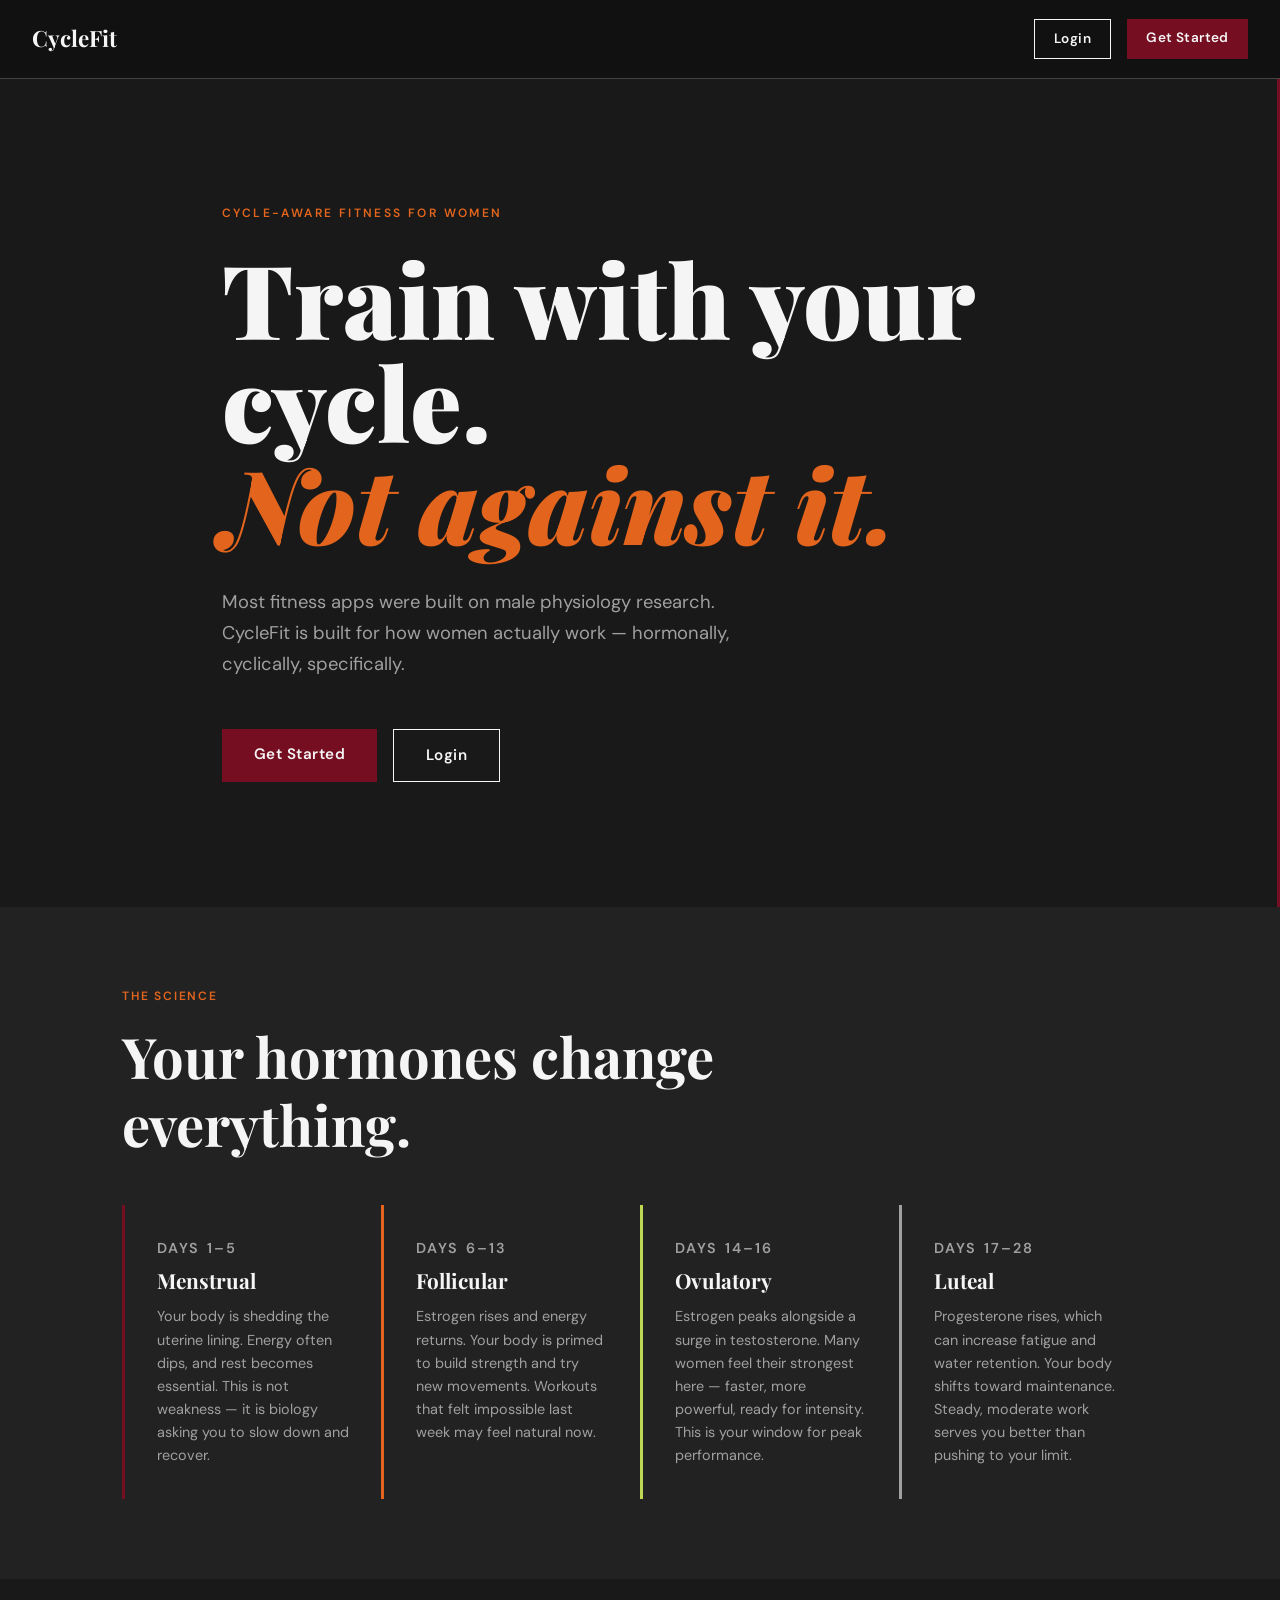
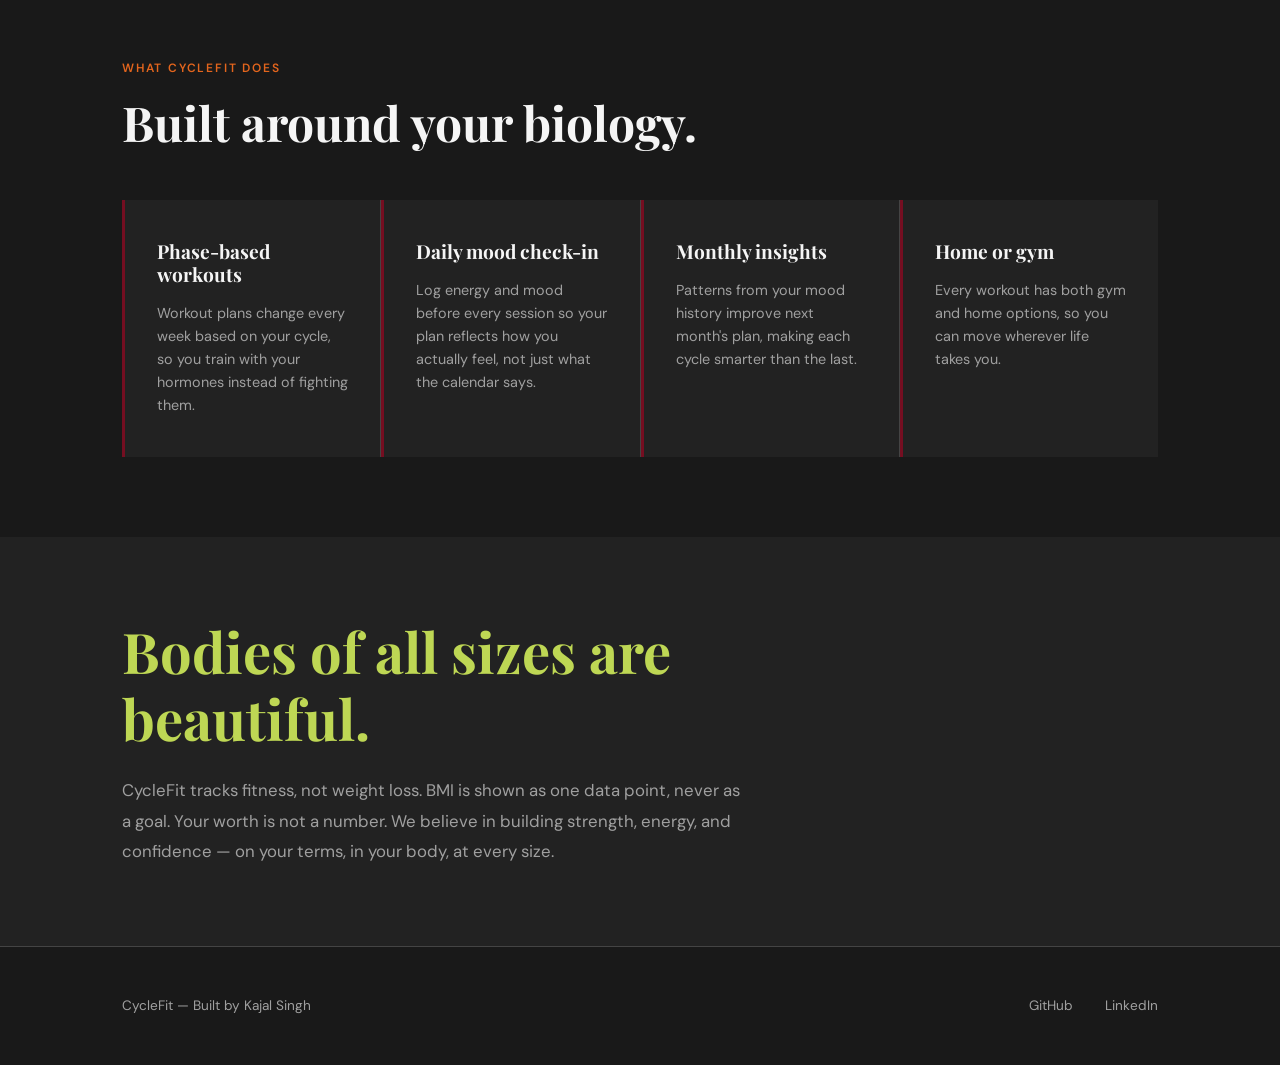
<file: projects/CycleFit/cyclefit_v4/cyclefit/index.html>
<!DOCTYPE html>
<html lang="en" data-theme="dark">
<head>
  <meta charset="UTF-8">
  <meta name="viewport" content="width=device-width, initial-scale=1.0">
  <title>CycleFit</title>
  <link rel="stylesheet" href="style.css">
  <style>
    /* HERO */
    .hero {
      min-height: 92vh;
      display: flex;
      flex-direction: column;
      justify-content: center;
      padding: 0 2rem;
      max-width: 900px;
      margin: 0 auto;
    }

    .hero-eyebrow {
      font-size: 0.75rem;
      font-weight: 600;
      letter-spacing: 0.2em;
      color: var(--accent-orange);
      text-transform: uppercase;
      margin-bottom: 1.5rem;
    }

    .hero h1 {
      font-size: clamp(3rem, 8vw, 6.5rem);
      font-weight: 900;
      line-height: 1.0;
      margin-bottom: 2rem;
      color: var(--text);
    }

    .hero h1 em {
      font-style: italic;
      color: var(--accent-orange);
    }

    .hero-sub {
      font-size: 1.15rem;
      color: var(--subtext);
      max-width: 560px;
      margin-bottom: 3rem;
      line-height: 1.7;
    }

    .hero-buttons {
      display: flex;
      gap: 1rem;
      flex-wrap: wrap;
    }

    .hero-line {
      position: absolute;
      right: 0;
      top: 0;
      width: 3px;
      height: 100vh;
      background: var(--accent-red);
    }

    /* SECTIONS */
    .why-section {
      background: var(--bg-card);
      padding: 5rem 2rem;
    }

    .why-section .container h2 {
      font-size: clamp(2rem, 5vw, 3.5rem);
      margin-bottom: 3rem;
      max-width: 600px;
    }

    .phase-grid {
      display: grid;
      grid-template-columns: repeat(auto-fit, minmax(240px, 1fr));
      gap: 0;
    }

    .phase-item {
      padding: 2rem;
      border-left: 3px solid var(--border);
      transition: border-color 0.2s ease, transform 0.2s ease;
    }

    .phase-item:hover {
      border-left-color: var(--accent-orange);
      transform: translateY(-3px);
    }

    .phase-item:first-child { border-left-color: var(--accent-red); }
    .phase-item:nth-child(2) { border-left-color: var(--accent-orange); }
    .phase-item:nth-child(3) { border-left-color: var(--accent-green); }
    .phase-item:nth-child(4) { border-left-color: var(--subtext); }

    .phase-name {
      font-size: 0.7rem;
      font-weight: 600;
      letter-spacing: 0.15em;
      text-transform: uppercase;
      color: var(--subtext);
      margin-bottom: 0.5rem;
    }

    .phase-item h3 {
      font-size: 1.3rem;
      margin-bottom: 0.8rem;
    }

    .phase-item p {
      font-size: 0.9rem;
      color: var(--subtext);
      line-height: 1.6;
    }

    /* FEATURES */
    .features-section {
      padding: 5rem 2rem;
    }

    .features-section h2 {
      font-size: clamp(2rem, 5vw, 3rem);
      margin-bottom: 3rem;
    }

    .features-grid {
      display: grid;
      grid-template-columns: repeat(auto-fit, minmax(240px, 1fr));
      gap: 1px;
      background: var(--border);
    }

    .feature-card {
      background: var(--bg-card);
      padding: 2.5rem 2rem;
      border-left: 3px solid var(--accent-red);
      transition: transform 0.2s ease;
    }

    .feature-card:hover {
      transform: translateY(-3px);
    }

    .feature-card h3 {
      font-size: 1.2rem;
      margin-bottom: 1rem;
    }

    .feature-card p {
      font-size: 0.9rem;
      color: var(--subtext);
      line-height: 1.6;
    }

    /* BODY IMAGE */
    .body-section {
      padding: 5rem 2rem;
      background: var(--bg-card);
    }

    .body-section h2 {
      font-size: clamp(2rem, 5vw, 3.5rem);
      color: var(--accent-green);
      margin-bottom: 1.5rem;
      max-width: 700px;
    }

    .body-section p {
      font-size: 1.05rem;
      color: var(--subtext);
      max-width: 620px;
      line-height: 1.8;
    }

    /* FOOTER */
    footer {
      padding: 3rem 2rem;
      border-top: 1px solid var(--border);
      display: flex;
      justify-content: space-between;
      align-items: center;
      flex-wrap: wrap;
      gap: 1rem;
    }

    .footer-text {
      font-size: 0.85rem;
      color: var(--subtext);
    }

    .footer-links {
      display: flex;
      gap: 2rem;
    }

    .footer-links a {
      font-size: 0.85rem;
      color: var(--subtext);
      transition: color 0.2s ease;
    }

    .footer-links a:hover {
      color: var(--text);
      text-decoration: none;
    }

    @media (max-width: 600px) {
      .hero-buttons { flex-direction: column; }
      footer { flex-direction: column; text-align: center; }
    }
  </style>
</head>
<body>

  <nav>
    <a href="index.html" class="nav-logo">CycleFit</a>
    <div style="display:flex; gap:1rem;">
      <a href="login.html" class="btn btn-outline" style="padding:0.5rem 1.2rem; font-size:0.85rem;">Login</a>
      <a href="signup.html" class="btn btn-primary" style="padding:0.5rem 1.2rem; font-size:0.85rem;">Get Started</a>
    </div>
  </nav>

  <section style="position:relative; overflow:hidden;">
    <div class="hero">
      <p class="hero-eyebrow">Cycle-aware fitness for women</p>
      <h1>Train with your cycle.<br><em>Not against it.</em></h1>
      <p class="hero-sub">Most fitness apps were built on male physiology research. CycleFit is built for how women actually work — hormonally, cyclically, specifically.</p>
      <div class="hero-buttons">
        <a href="signup.html" class="btn btn-primary">Get Started</a>
        <a href="login.html" class="btn btn-outline">Login</a>
      </div>
    </div>
    <div class="hero-line"></div>
  </section>

  <section class="why-section">
    <div class="container">
      <p class="section-label">The science</p>
      <h2>Your hormones change everything.</h2>
      <div class="phase-grid">
        <div class="phase-item">
          <p class="phase-name">Days 1–5</p>
          <h3>Menstrual</h3>
          <p>Your body is shedding the uterine lining. Energy often dips, and rest becomes essential. This is not weakness — it is biology asking you to slow down and recover.</p>
        </div>
        <div class="phase-item">
          <p class="phase-name">Days 6–13</p>
          <h3>Follicular</h3>
          <p>Estrogen rises and energy returns. Your body is primed to build strength and try new movements. Workouts that felt impossible last week may feel natural now.</p>
        </div>
        <div class="phase-item">
          <p class="phase-name">Days 14–16</p>
          <h3>Ovulatory</h3>
          <p>Estrogen peaks alongside a surge in testosterone. Many women feel their strongest here — faster, more powerful, ready for intensity. This is your window for peak performance.</p>
        </div>
        <div class="phase-item">
          <p class="phase-name">Days 17–28</p>
          <h3>Luteal</h3>
          <p>Progesterone rises, which can increase fatigue and water retention. Your body shifts toward maintenance. Steady, moderate work serves you better than pushing to your limit.</p>
        </div>
      </div>
    </div>
  </section>

  <section class="features-section">
    <div class="container">
      <p class="section-label">What CycleFit does</p>
      <h2>Built around your biology.</h2>
      <div class="features-grid">
        <div class="feature-card">
          <h3>Phase-based workouts</h3>
          <p>Workout plans change every week based on your cycle, so you train with your hormones instead of fighting them.</p>
        </div>
        <div class="feature-card">
          <h3>Daily mood check-in</h3>
          <p>Log energy and mood before every session so your plan reflects how you actually feel, not just what the calendar says.</p>
        </div>
        <div class="feature-card">
          <h3>Monthly insights</h3>
          <p>Patterns from your mood history improve next month's plan, making each cycle smarter than the last.</p>
        </div>
        <div class="feature-card">
          <h3>Home or gym</h3>
          <p>Every workout has both gym and home options, so you can move wherever life takes you.</p>
        </div>
      </div>
    </div>
  </section>

  <section class="body-section">
    <div class="container">
      <h2>Bodies of all sizes are beautiful.</h2>
      <p>CycleFit tracks fitness, not weight loss. BMI is shown as one data point, never as a goal. Your worth is not a number. We believe in building strength, energy, and confidence — on your terms, in your body, at every size.</p>
    </div>
  </section>

  <footer>
    <div class="container" style="display:flex; justify-content:space-between; align-items:center; flex-wrap:wrap; gap:1rem; width:100%;">
      <p class="footer-text">CycleFit — Built by Kajal Singh</p>
      <div class="footer-links">
        <a href="#">GitHub</a>
        <a href="#">LinkedIn</a>
      </div>
    </div>
  </footer>

</body>
</html>
</file>
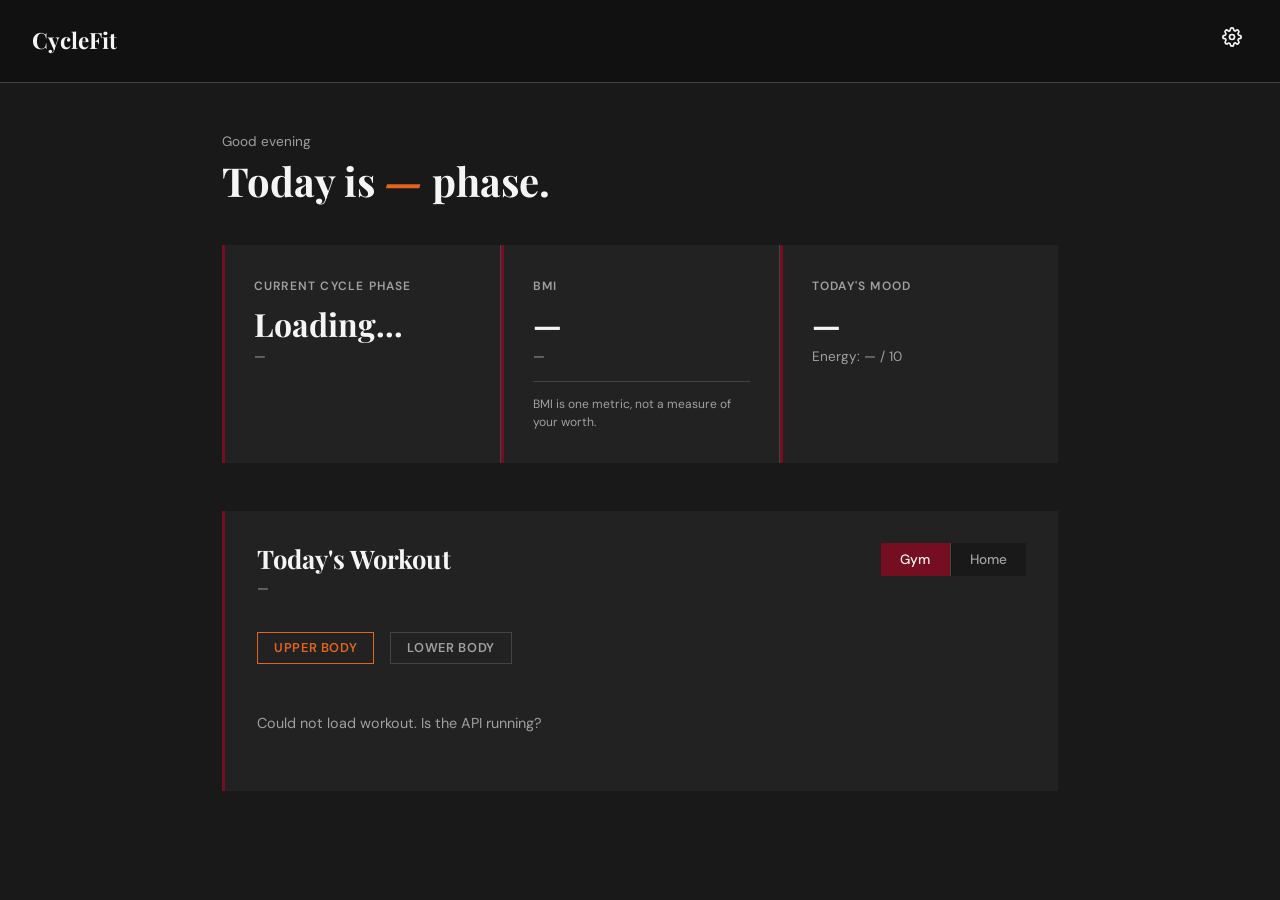
<file: projects/CycleFit/cyclefit_v4/cyclefit/dashboard.html>
<!DOCTYPE html>
<html lang="en" data-theme="dark">
<head>
  <meta charset="UTF-8">
  <meta name="viewport" content="width=device-width, initial-scale=1.0">
  <title>Dashboard — CycleFit</title>
  <link rel="stylesheet" href="style.css">
  <script src="api.js"></script>
  <style>
    .dashboard-page { max-width: 900px; margin: 0 auto; padding: 3rem 2rem; }
    .dashboard-header { margin-bottom: 2.5rem; }
    .greeting { font-size: 0.85rem; color: var(--subtext); margin-bottom: 0.3rem; }
    .dashboard-header h1 { font-size: clamp(1.8rem, 4vw, 2.5rem); }
    .dashboard-header h1 span { color: var(--accent-orange); font-style: italic; }
    .stats-grid {
      display: grid;
      grid-template-columns: repeat(3, 1fr);
      gap: 1px;
      background: var(--border);
      margin-bottom: 3rem;
    }
    .stat-card {
      background: var(--bg-card);
      padding: 2rem 1.8rem;
      border-left: 3px solid var(--accent-red);
      transition: transform 0.2s ease;
    }
    .stat-card:hover { transform: translateY(-3px); }
    .stat-value {
      font-family: 'Playfair Display', serif;
      font-size: 2rem;
      font-weight: 700;
      line-height: 1.1;
      margin-bottom: 0.3rem;
    }
    .stat-sub { font-size: 0.85rem; color: var(--subtext); }
    .stat-note {
      font-size: 0.75rem;
      color: var(--subtext);
      margin-top: 0.8rem;
      line-height: 1.5;
      border-top: 1px solid var(--border);
      padding-top: 0.8rem;
    }
    .phase-menstrual { color: #750E21; }
    .phase-follicular { color: #E3651D; }
    .phase-ovulatory { color: #BED754; }
    .phase-luteal { color: #A0A0A0; }
    .workout-section {
      background: var(--bg-card);
      border-left: 3px solid var(--accent-red);
      padding: 2rem 2rem 2.5rem;
    }
    .workout-header {
      display: flex;
      justify-content: space-between;
      align-items: flex-start;
      margin-bottom: 2rem;
      flex-wrap: wrap;
      gap: 1rem;
    }
    .workout-header h2 { font-size: 1.6rem; }
    .workout-meta { font-size: 0.85rem; color: var(--subtext); margin-top: 0.3rem; }
    .equipment-toggle { display: flex; gap: 1px; background: var(--border); }
    .toggle-btn {
      padding: 0.5rem 1.2rem;
      background: var(--bg);
      color: var(--subtext);
      border: none;
      cursor: pointer;
      font-family: 'DM Sans', sans-serif;
      font-size: 0.85rem;
      font-weight: 500;
      transition: background 0.2s ease, color 0.2s ease;
    }
    .toggle-btn.active { background: var(--accent-red); color: #F5F5F5; }
    .toggle-btn:hover:not(.active) { background: var(--bg-input); color: var(--text); }
    .body-toggle { display: flex; gap: 1rem; margin-bottom: 2rem; }
    .body-btn {
      padding: 0.4rem 1rem;
      background: transparent;
      color: var(--subtext);
      border: 1.5px solid var(--border);
      cursor: pointer;
      font-family: 'DM Sans', sans-serif;
      font-size: 0.8rem;
      font-weight: 600;
      letter-spacing: 0.05em;
      text-transform: uppercase;
      transition: all 0.2s ease;
    }
    .body-btn.active { border-color: var(--accent-orange); color: var(--accent-orange); }
    .low-energy-banner {
      border: 1.5px solid var(--accent-orange);
      padding: 1rem 1.2rem;
      margin-bottom: 1.5rem;
      font-size: 0.85rem;
      color: var(--accent-orange);
      display: none;
    }
    .exercise-list { list-style: none; padding: 0; }
    .exercise-item {
      display: flex;
      align-items: flex-start;
      gap: 1rem;
      padding: 1rem 0;
      border-bottom: 1px solid var(--border);
      cursor: pointer;
    }
    .exercise-item:last-child { border-bottom: none; }
    .exercise-check {
      width: 18px;
      height: 18px;
      border: 1.5px solid var(--border);
      flex-shrink: 0;
      margin-top: 2px;
      display: flex;
      align-items: center;
      justify-content: center;
      transition: background 0.2s ease, border-color 0.2s ease;
    }
    .exercise-check.checked { background: var(--accent-red); border-color: var(--accent-red); }
    .exercise-check.checked::after {
      content: '';
      width: 8px;
      height: 5px;
      border-left: 2px solid white;
      border-bottom: 2px solid white;
      transform: rotate(-45deg) translateY(-1px);
      display: block;
    }
    .exercise-text { font-size: 0.95rem; line-height: 1.5; color: var(--text); transition: color 0.2s ease; }
    .exercise-item.done .exercise-text { color: var(--subtext); }
    .loading { color: var(--subtext); font-size: 0.9rem; padding: 1rem 0; }
    @media (max-width: 700px) { .stats-grid { grid-template-columns: 1fr; } }
  </style>
</head>
<body>
  <nav>
    <a href="index.html" class="nav-logo">CycleFit</a>
    <a href="settings.html" class="nav-icon" title="Settings">
      <svg width="20" height="20" viewBox="0 0 24 24" fill="none" stroke="currentColor" stroke-width="2">
        <circle cx="12" cy="12" r="3"/>
        <path d="M19.4 15a1.65 1.65 0 0 0 .33 1.82l.06.06a2 2 0 0 1-2.83 2.83l-.06-.06a1.65 1.65 0 0 0-1.82-.33 1.65 1.65 0 0 0-1 1.51V21a2 2 0 0 1-4 0v-.09A1.65 1.65 0 0 0 9 19.4a1.65 1.65 0 0 0-1.82.33l-.06-.06a2 2 0 0 1-2.83-2.83l.06-.06A1.65 1.65 0 0 0 4.68 15a1.65 1.65 0 0 0-1.51-1H3a2 2 0 0 1 0-4h.09A1.65 1.65 0 0 0 4.6 9a1.65 1.65 0 0 0-.33-1.82l-.06-.06a2 2 0 0 1 2.83-2.83l.06.06A1.65 1.65 0 0 0 9 4.68a1.65 1.65 0 0 0 1-1.51V3a2 2 0 0 1 4 0v.09a1.65 1.65 0 0 0 1 1.51 1.65 1.65 0 0 0 1.82-.33l.06-.06a2 2 0 0 1 2.83 2.83l-.06.06A1.65 1.65 0 0 0 19.4 9a1.65 1.65 0 0 0 1.51 1H21a2 2 0 0 1 0 4h-.09a1.65 1.65 0 0 0-1.51 1z"/>
      </svg>
    </a>
  </nav>

  <div class="dashboard-page">
    <div class="dashboard-header">
      <p class="greeting" id="greeting">Good morning</p>
      <h1>Today is <span id="phase-display">—</span> phase.</h1>
    </div>

    <div class="stats-grid">
      <div class="stat-card">
        <p class="card-label">Current Cycle Phase</p>
        <p class="stat-value" id="phase-value">Loading...</p>
        <p class="stat-sub" id="phase-day">—</p>
      </div>
      <div class="stat-card">
        <p class="card-label">BMI</p>
        <p class="stat-value" id="bmi-value">—</p>
        <p class="stat-sub" id="bmi-category">—</p>
        <p class="stat-note">BMI is one metric, not a measure of your worth.</p>
      </div>
      <div class="stat-card">
        <p class="card-label">Today's Mood</p>
        <p class="stat-value" id="mood-value">—</p>
        <p class="stat-sub" id="energy-value">Energy: — / 10</p>
      </div>
    </div>

    <div class="workout-section">
      <div class="workout-header">
        <div>
          <h2>Today's Workout</h2>
          <p class="workout-meta" id="workout-meta">—</p>
        </div>
        <div class="equipment-toggle">
          <button class="toggle-btn active" onclick="switchEquipment('Gym', this)">Gym</button>
          <button class="toggle-btn" onclick="switchEquipment('Home', this)">Home</button>
        </div>
      </div>

      <div class="body-toggle">
        <button class="body-btn active" onclick="switchBody('Upper', this)">Upper Body</button>
        <button class="body-btn" onclick="switchBody('Lower', this)">Lower Body</button>
      </div>

      <div class="low-energy-banner" id="low-energy-banner">
        Energy is low today. Consider lighter weights and listen to your body.
      </div>

      <ul class="exercise-list" id="exercise-list">
        <li class="loading">Loading your workout...</li>
      </ul>
    </div>
  </div>

  <script>
    let currentPhase = 'Follicular';
    let currentEquipment = 'Gym';
    let currentBody = 'Upper';
    let currentEnergy = 5;

    function phaseColorClass(phase) {
      const map = {
        Menstrual: 'phase-menstrual',
        Follicular: 'phase-follicular',
        Ovulation: 'phase-ovulatory',
        Luteal: 'phase-luteal'
      };
      return map[phase] || '';
    }

    async function loadWorkout() {
      const list = document.getElementById('exercise-list');
      list.innerHTML = '<li class="loading">Loading...</li>';
      try {
        const data = await apiWorkout(currentPhase, currentEquipment, currentBody);
        const exercises = data.exercises || [];
        if (!exercises.length) {
          list.innerHTML = '<li class="loading">No exercises found.</li>';
          return;
        }
        list.innerHTML = exercises.map(ex => `
          <li class="exercise-item" onclick="toggleExercise(this)">
            <div class="exercise-check"></div>
            <span class="exercise-text">${ex}</span>
          </li>
        `).join('');
      } catch (err) {
        list.innerHTML = '<li class="loading">Could not load workout. Is the API running?</li>';
      }
    }

    function toggleExercise(item) {
      item.classList.toggle('done');
      item.querySelector('.exercise-check').classList.toggle('checked');
    }

    function switchEquipment(eq, btn) {
      currentEquipment = eq;
      document.querySelectorAll('.toggle-btn').forEach(b => b.classList.remove('active'));
      btn.classList.add('active');
      loadWorkout();
    }

    function switchBody(body, btn) {
      currentBody = body;
      document.querySelectorAll('.body-btn').forEach(b => b.classList.remove('active'));
      btn.classList.add('active');
      loadWorkout();
    }

    function setGreeting() {
      const h = new Date().getHours();
      const greet = h < 12 ? 'Good morning' : h < 17 ? 'Good afternoon' : 'Good evening';
      const profile = JSON.parse(localStorage.getItem('cf_profile') || '{}');
      document.getElementById('greeting').textContent = profile.name ? `${greet}, ${profile.name}` : greet;
    }

    async function init() {
      setGreeting();

      const profile = JSON.parse(localStorage.getItem('cf_profile') || '{}');
      const mood = JSON.parse(localStorage.getItem('cf_mood_today') || '{}');

      // Mood
      currentEnergy = mood.energy || 5;
      document.getElementById('mood-value').textContent = mood.mood || '—';
      document.getElementById('energy-value').textContent = `Energy: ${mood.energy || '—'} / 10`;

      if (currentEnergy <= 4) {
        document.getElementById('low-energy-banner').style.display = 'block';
      }

      // BMI from API
      if (profile.weight && profile.height) {
        try {
          const bmiData = await apiBMI(profile.weight, profile.height);
          document.getElementById('bmi-value').textContent = bmiData.bmi;
          document.getElementById('bmi-category').textContent = bmiData.category;
        } catch {
          document.getElementById('bmi-value').textContent = '—';
        }
      }

      // Cycle phase from API
      if (profile.period) {
        try {
          const cycleData = await apiCycle(profile.period);
          currentPhase = cycleData.phase;
          const phaseEl = document.getElementById('phase-value');
          phaseEl.textContent = cycleData.phase;
          phaseEl.className = `stat-value ${phaseColorClass(cycleData.phase)}`;
          document.getElementById('phase-day').textContent = `Day ${cycleData.day}`;
          const displayEl = document.getElementById('phase-display');
          displayEl.textContent = cycleData.phase;
          displayEl.className = phaseColorClass(cycleData.phase);
          document.getElementById('workout-meta').textContent = `${cycleData.phase} Phase — based on your cycle`;
        } catch {
          document.getElementById('phase-value').textContent = 'API offline';
        }
      }

      loadWorkout();
    }

    init();
  </script>
</body>
</html>
</file>
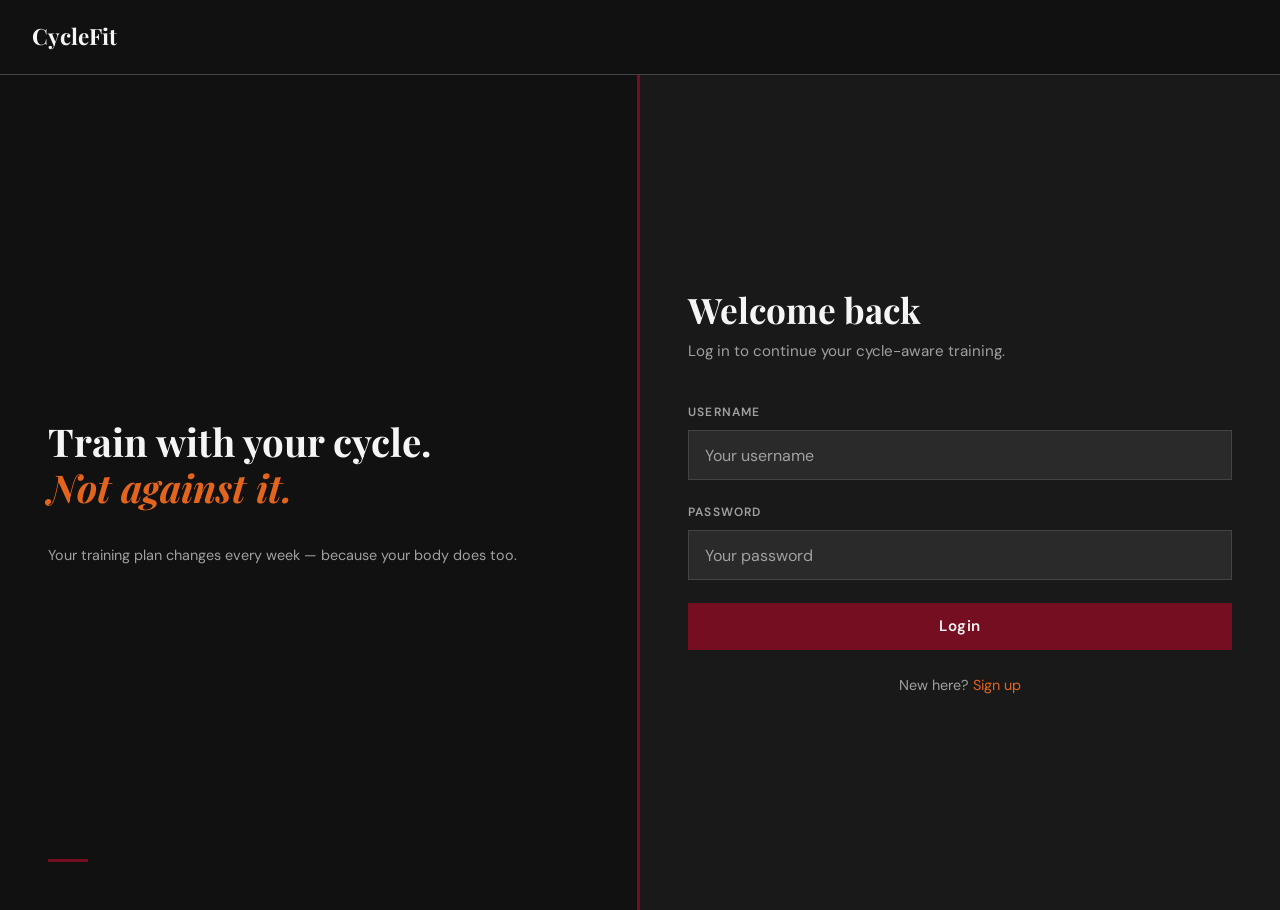
<file: projects/CycleFit/cyclefit_v4/cyclefit/login.html>
<!DOCTYPE html>
<html lang="en" data-theme="dark">
<head>
  <meta charset="UTF-8">
  <meta name="viewport" content="width=device-width, initial-scale=1.0">
  <title>Login — CycleFit</title>
  <link rel="stylesheet" href="style.css">
  <script src="api.js"></script>
  <style>
    body { min-height: 100vh; display: flex; flex-direction: column; }
    .auth-layout {
      flex: 1;
      display: grid;
      grid-template-columns: 1fr 1fr;
      min-height: calc(100vh - 65px);
    }
    .auth-left {
      background: #111111;
      display: flex;
      flex-direction: column;
      justify-content: center;
      padding: 4rem 3rem;
      border-right: 3px solid var(--accent-red);
      position: relative;
    }
    .auth-left-quote {
      font-family: 'Playfair Display', serif;
      font-size: clamp(1.8rem, 3vw, 2.8rem);
      font-weight: 700;
      line-height: 1.2;
      color: var(--text);
      margin-bottom: 2rem;
    }
    .auth-left-quote em { font-style: italic; color: var(--accent-orange); }
    .auth-left-sub { font-size: 0.9rem; color: var(--subtext); line-height: 1.7; }
    .auth-left-accent {
      position: absolute;
      bottom: 3rem;
      left: 3rem;
      width: 40px;
      height: 3px;
      background: var(--accent-red);
    }
    .auth-right {
      display: flex;
      flex-direction: column;
      justify-content: center;
      padding: 4rem 3rem;
      background: var(--bg);
    }
    .auth-right h2 { font-size: 2.2rem; margin-bottom: 0.5rem; }
    .auth-sub { color: var(--subtext); margin-bottom: 2.5rem; font-size: 0.95rem; }
    .auth-footer-text { margin-top: 1.5rem; font-size: 0.9rem; color: var(--subtext); text-align: center; }
    .error-msg { color: var(--accent-red); font-size: 0.85rem; margin-bottom: 1rem; display: none; }
    .success-msg { color: var(--accent-green); font-size: 0.85rem; margin-bottom: 1rem; display: none; }
    @media (max-width: 768px) {
      .auth-layout { grid-template-columns: 1fr; }
      .auth-left { display: none; }
      .auth-right { padding: 3rem 1.5rem; }
    }
  </style>
</head>
<body>
  <nav>
    <a href="index.html" class="nav-logo">CycleFit</a>
  </nav>

  <div class="auth-layout">
    <div class="auth-left">
      <p class="auth-left-quote">Train with your cycle.<br><em>Not against it.</em></p>
      <p class="auth-left-sub">Your training plan changes every week — because your body does too.</p>
      <div class="auth-left-accent"></div>
    </div>

    <div class="auth-right">
      <h2>Welcome back</h2>
      <p class="auth-sub">Log in to continue your cycle-aware training.</p>

      <div class="error-msg" id="error-msg"></div>
      <div class="success-msg" id="success-msg"></div>

      <div class="form-group">
        <label class="form-label">Username</label>
        <input class="form-input" type="text" id="username" placeholder="Your username">
      </div>
      <div class="form-group">
        <label class="form-label">Password</label>
        <input class="form-input" type="password" id="password" placeholder="Your password">
      </div>
      <button class="btn btn-primary btn-full" onclick="handleLogin()">Login</button>

      <p class="auth-footer-text">New here? <a href="signup.html">Sign up</a></p>
    </div>
  </div>

  <script>
    async function handleLogin() {
      const username = document.getElementById('username').value.trim();
      const password = document.getElementById('password').value.trim();
      const errorEl = document.getElementById('error-msg');
      const successEl = document.getElementById('success-msg');

      if (!username || !password) {
        errorEl.textContent = 'Please fill in all fields.';
        errorEl.style.display = 'block';
        return;
      }

      try {
        const data = await apiLogin(username, password);
        if (data.message === 'Login successful!') {
          successEl.textContent = 'Login successful! Redirecting...';
          successEl.style.display = 'block';
          errorEl.style.display = 'none';
          localStorage.setItem('cf_user', username);
          setTimeout(() => window.location.href = 'mood.html', 800);
        } else {
          errorEl.textContent = data.message;
          errorEl.style.display = 'block';
          successEl.style.display = 'none';
        }
      } catch (err) {
        errorEl.textContent = 'Cannot connect to server. Make sure the API is running.';
        errorEl.style.display = 'block';
      }
    }

    // Allow Enter key
    document.addEventListener('keydown', e => { if (e.key === 'Enter') handleLogin(); });
  </script>
</body>
</html>
</file>
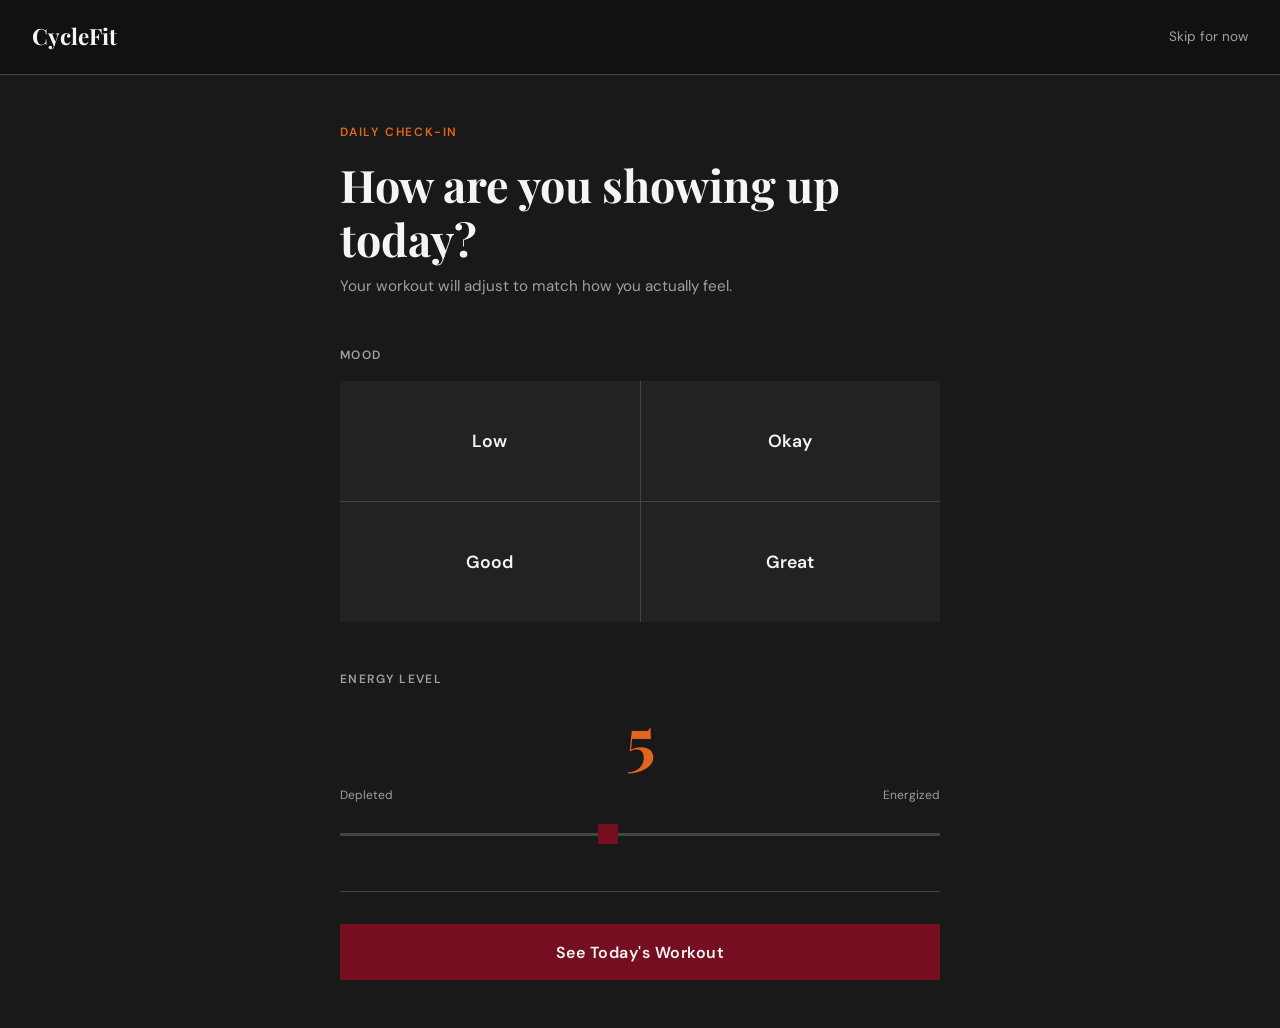
<file: projects/CycleFit/cyclefit_v4/cyclefit/mood.html>
<!DOCTYPE html>
<html lang="en" data-theme="dark">
<head>
  <meta charset="UTF-8">
  <meta name="viewport" content="width=device-width, initial-scale=1.0">
  <title>Check In — CycleFit</title>
  <link rel="stylesheet" href="style.css">
  <script src="api.js"></script>
  <style>
    body { min-height: 100vh; display: flex; flex-direction: column; }
    .mood-page {
      flex: 1;
      display: flex;
      align-items: center;
      justify-content: center;
      padding: 3rem 2rem;
    }
    .mood-container { width: 100%; max-width: 600px; }
    .mood-eyebrow {
      font-size: 0.75rem;
      font-weight: 600;
      letter-spacing: 0.15em;
      color: var(--accent-orange);
      text-transform: uppercase;
      margin-bottom: 1rem;
    }
    .mood-container h1 { font-size: clamp(1.8rem, 4vw, 2.8rem); margin-bottom: 0.5rem; }
    .mood-sub { color: var(--subtext); margin-bottom: 3rem; font-size: 0.95rem; }
    .mood-section-label {
      font-size: 0.75rem;
      font-weight: 600;
      letter-spacing: 0.12em;
      color: var(--subtext);
      text-transform: uppercase;
      margin-bottom: 1rem;
    }
    .mood-grid {
      display: grid;
      grid-template-columns: 1fr 1fr;
      gap: 1px;
      background: var(--border);
      margin-bottom: 3rem;
    }
    .mood-tile {
      background: var(--bg-card);
      padding: 2rem 1.5rem;
      cursor: pointer;
      border: 2px solid transparent;
      text-align: center;
      transition: transform 0.2s ease, border-color 0.2s ease, background-color 0.2s ease;
      font-family: 'DM Sans', sans-serif;
      font-size: 1.1rem;
      font-weight: 600;
      color: var(--text);
      min-height: 120px;
      display: flex;
      align-items: center;
      justify-content: center;
    }
    .mood-tile:hover { border-color: var(--accent-orange); transform: translateY(-3px); }
    .mood-tile.selected { background: var(--accent-red); border-color: var(--accent-red); color: #F5F5F5; }
    .energy-section { margin-bottom: 3rem; }
    .energy-display {
      font-family: 'Playfair Display', serif;
      font-size: 4rem;
      font-weight: 700;
      color: var(--accent-orange);
      text-align: center;
      margin-bottom: 1rem;
      line-height: 1;
    }
    .energy-label-row {
      display: flex;
      justify-content: space-between;
      font-size: 0.75rem;
      color: var(--subtext);
      margin-bottom: 0.8rem;
    }
    input[type="range"] {
      width: 100%;
      height: 3px;
      background: var(--border);
      outline: none;
      -webkit-appearance: none;
      cursor: pointer;
    }
    input[type="range"]::-webkit-slider-thumb {
      -webkit-appearance: none;
      width: 20px;
      height: 20px;
      background: var(--accent-red);
      cursor: pointer;
    }
    .submit-section { border-top: 1px solid var(--border); padding-top: 2rem; }
    .status-msg { text-align: center; margin-top: 1rem; font-size: 0.9rem; color: var(--accent-green); display: none; }
  </style>
</head>
<body>
  <nav>
    <a href="index.html" class="nav-logo">CycleFit</a>
    <a href="dashboard.html" style="color:var(--subtext); font-size:0.85rem;">Skip for now</a>
  </nav>

  <div class="mood-page">
    <div class="mood-container">
      <p class="mood-eyebrow">Daily check-in</p>
      <h1>How are you showing up today?</h1>
      <p class="mood-sub">Your workout will adjust to match how you actually feel.</p>

      <p class="mood-section-label">Mood</p>
      <div class="mood-grid">
        <div class="mood-tile" data-mood="Low" onclick="selectMood(this)">Low</div>
        <div class="mood-tile" data-mood="Okay" onclick="selectMood(this)">Okay</div>
        <div class="mood-tile" data-mood="Good" onclick="selectMood(this)">Good</div>
        <div class="mood-tile" data-mood="Great" onclick="selectMood(this)">Great</div>
      </div>

      <div class="energy-section">
        <p class="mood-section-label">Energy Level</p>
        <div class="energy-display" id="energy-display">5</div>
        <div class="energy-label-row">
          <span>Depleted</span>
          <span>Energized</span>
        </div>
        <input type="range" min="1" max="10" value="5" id="energy-slider" oninput="updateEnergy(this.value)">
      </div>

      <div class="submit-section">
        <button class="btn btn-primary btn-full" onclick="submitCheckin()" style="font-size:1rem; padding:1.1rem;">
          See Today's Workout
        </button>
        <p class="status-msg" id="status-msg">Saving...</p>
      </div>
    </div>
  </div>

  <script>
    let selectedMood = null;

    function selectMood(tile) {
      document.querySelectorAll('.mood-tile').forEach(t => t.classList.remove('selected'));
      tile.classList.add('selected');
      selectedMood = tile.dataset.mood;
    }

    function updateEnergy(val) {
      document.getElementById('energy-display').textContent = val;
    }

    async function submitCheckin() {
      const energy = parseInt(document.getElementById('energy-slider').value);
      const statusEl = document.getElementById('status-msg');

      if (!selectedMood) {
        alert('Please select your mood before continuing.');
        return;
      }

      const checkin = {
        date: new Date().toLocaleDateString('en-GB'),
        mood: selectedMood,
        energy: energy
      };
      localStorage.setItem('cf_mood_today', JSON.stringify(checkin));

      statusEl.style.display = 'block';
      statusEl.textContent = 'Saving...';

      try {
        await apiSaveMood(selectedMood, energy);
      } catch (err) {
        console.log('API save failed, continuing anyway');
      }

      statusEl.textContent = 'Check-in saved!';
      window.location.href = 'dashboard.html';
    }
  </script>
</body>
</html>
</file>
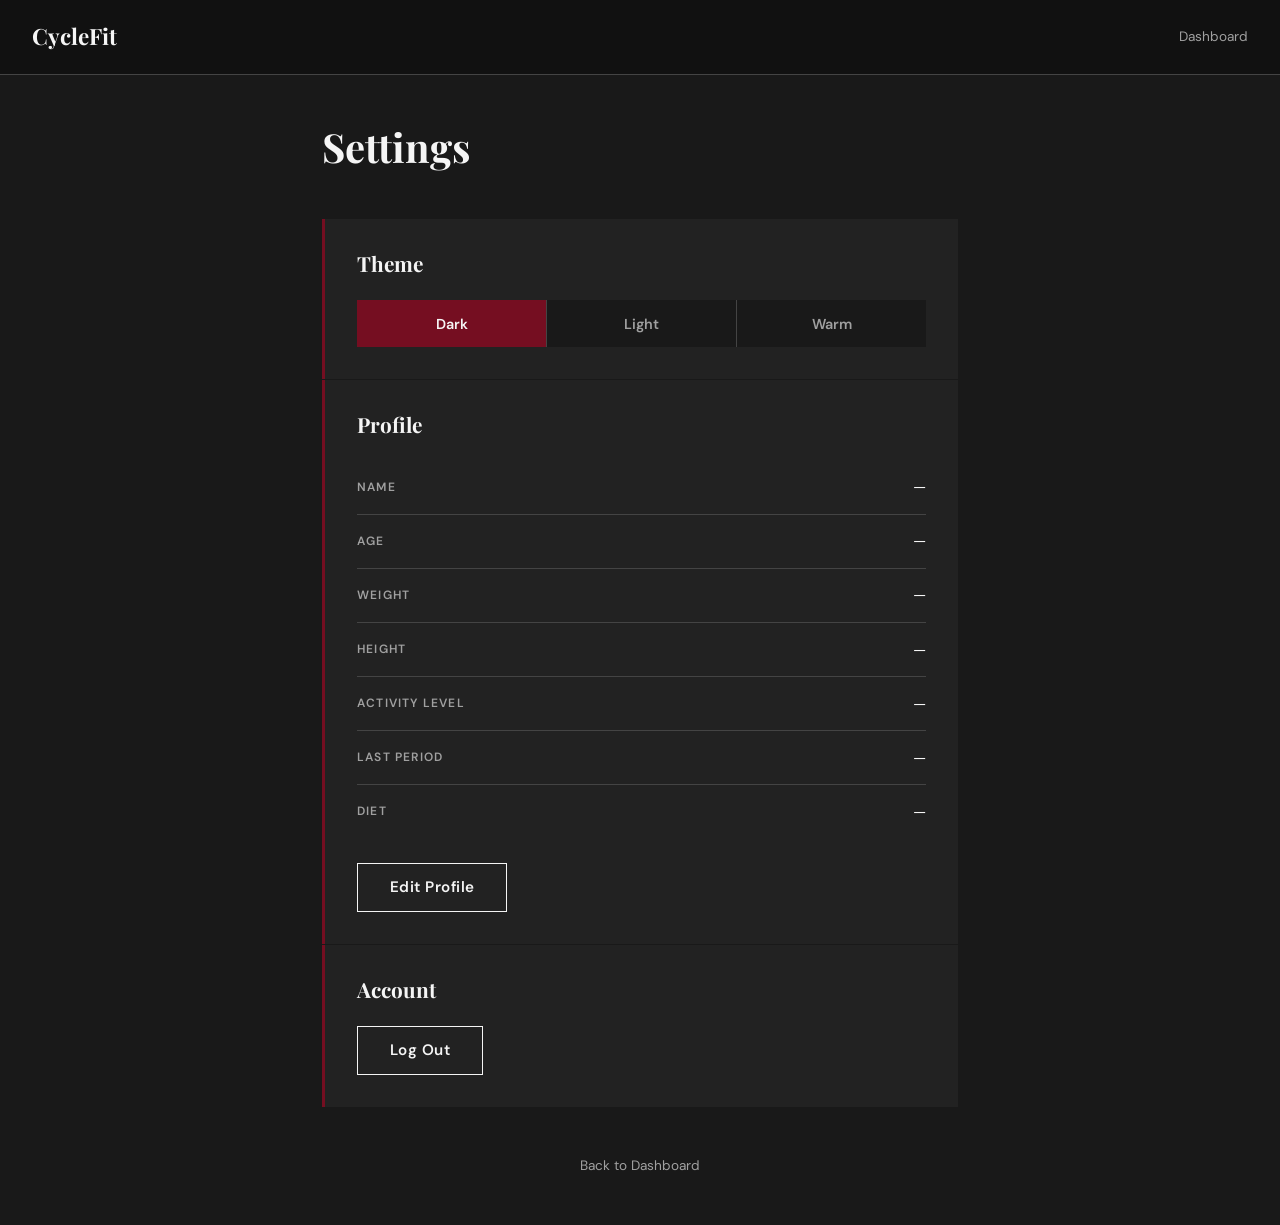
<file: projects/CycleFit/cyclefit_v4/cyclefit/settings.html>
<!DOCTYPE html>
<html lang="en" data-theme="dark">
<head>
  <meta charset="UTF-8">
  <meta name="viewport" content="width=device-width, initial-scale=1.0">
  <title>Settings — CycleFit</title>
  <link rel="stylesheet" href="style.css">
  <style>
    .settings-page {
      max-width: 700px;
      margin: 0 auto;
      padding: 3rem 2rem;
    }

    .settings-page h1 {
      font-size: 2.5rem;
      margin-bottom: 3rem;
    }

    .settings-block {
      border-left: 3px solid var(--accent-red);
      padding: 2rem;
      background: var(--bg-card);
      margin-bottom: 1px;
      transition: transform 0.2s ease;
    }

    .settings-block:hover {
      transform: translateY(-2px);
    }

    .settings-block h2 {
      font-size: 1.3rem;
      margin-bottom: 1.5rem;
    }

    /* THEME BUTTONS */
    .theme-options {
      display: flex;
      gap: 1px;
      background: var(--border);
    }

    .theme-btn {
      flex: 1;
      padding: 0.9rem 1rem;
      background: var(--bg);
      color: var(--subtext);
      border: none;
      cursor: pointer;
      font-family: 'DM Sans', sans-serif;
      font-size: 0.9rem;
      font-weight: 600;
      text-align: center;
      transition: background 0.2s ease, color 0.2s ease, transform 0.2s ease;
    }

    .theme-btn:hover {
      transform: translateY(-2px);
      color: var(--text);
    }

    .theme-btn.active {
      background: var(--accent-red);
      color: #F5F5F5;
    }

    /* PROFILE ROWS */
    .profile-rows {
      list-style: none;
    }

    .profile-row {
      display: flex;
      justify-content: space-between;
      align-items: center;
      padding: 0.9rem 0;
      border-bottom: 1px solid var(--border);
    }

    .profile-row:last-child { border-bottom: none; }

    .profile-row-label {
      font-size: 0.75rem;
      font-weight: 600;
      letter-spacing: 0.1em;
      color: var(--subtext);
      text-transform: uppercase;
    }

    .profile-row-value {
      font-size: 0.95rem;
      color: var(--text);
    }

    .edit-btn {
      margin-top: 1.5rem;
    }

    /* ACCOUNT */
    .logout-btn {
      margin-top: 0;
    }

    .back-link {
      display: block;
      margin-top: 3rem;
      font-size: 0.85rem;
      color: var(--subtext);
      text-align: center;
      transition: color 0.2s ease;
    }

    .back-link:hover {
      color: var(--text);
      text-decoration: none;
    }
  </style>
</head>
<body>

  <nav>
    <a href="index.html" class="nav-logo">CycleFit</a>
    <a href="dashboard.html" style="color:var(--subtext); font-size:0.85rem; text-decoration:none;">Dashboard</a>
  </nav>

  <div class="settings-page">
    <h1>Settings</h1>

    <!-- THEME -->
    <div class="settings-block">
      <h2>Theme</h2>
      <div class="theme-options">
        <button class="theme-btn active" onclick="setTheme('dark', this)">Dark</button>
        <button class="theme-btn" onclick="setTheme('light', this)">Light</button>
        <button class="theme-btn" onclick="setTheme('warm', this)">Warm</button>
      </div>
    </div>

    <!-- PROFILE -->
    <div class="settings-block">
      <h2>Profile</h2>
      <ul class="profile-rows" id="profile-rows">
        <li class="profile-row">
          <span class="profile-row-label">Name</span>
          <span class="profile-row-value" id="p-name">—</span>
        </li>
        <li class="profile-row">
          <span class="profile-row-label">Age</span>
          <span class="profile-row-value" id="p-age">—</span>
        </li>
        <li class="profile-row">
          <span class="profile-row-label">Weight</span>
          <span class="profile-row-value" id="p-weight">—</span>
        </li>
        <li class="profile-row">
          <span class="profile-row-label">Height</span>
          <span class="profile-row-value" id="p-height">—</span>
        </li>
        <li class="profile-row">
          <span class="profile-row-label">Activity Level</span>
          <span class="profile-row-value" id="p-activity">—</span>
        </li>
        <li class="profile-row">
          <span class="profile-row-label">Last Period</span>
          <span class="profile-row-value" id="p-period">—</span>
        </li>
        <li class="profile-row">
          <span class="profile-row-label">Diet</span>
          <span class="profile-row-value" id="p-diet">—</span>
        </li>
      </ul>
      <button class="btn btn-outline edit-btn" onclick="window.location.href='signup.html'">Edit Profile</button>
    </div>

    <!-- ACCOUNT -->
    <div class="settings-block">
      <h2>Account</h2>
      <button class="btn btn-outline logout-btn" onclick="logout()">Log Out</button>
    </div>

    <a href="dashboard.html" class="back-link">Back to Dashboard</a>
  </div>

  <script>
    function setTheme(theme, btn) {
      document.documentElement.setAttribute('data-theme', theme);
      document.querySelectorAll('.theme-btn').forEach(b => b.classList.remove('active'));
      btn.classList.add('active');
      localStorage.setItem('cf_theme', theme);
    }

    function logout() {
      localStorage.removeItem('cf_user');
      localStorage.removeItem('cf_mood_today');
      window.location.href = 'index.html';
    }

    function loadProfile() {
      const profile = JSON.parse(localStorage.getItem('cf_profile') || '{}');
      document.getElementById('p-name').textContent = profile.name || '—';
      document.getElementById('p-age').textContent = profile.age ? `${profile.age} years` : '—';
      document.getElementById('p-weight').textContent = profile.weight ? `${profile.weight} kg` : '—';
      document.getElementById('p-height').textContent = profile.height ? `${profile.height} cm` : '—';
      document.getElementById('p-activity').textContent = profile.activity || '—';
      document.getElementById('p-period').textContent = profile.period || '—';
      document.getElementById('p-diet').textContent = profile.diet || '—';
    }

    // Apply saved theme
    const savedTheme = localStorage.getItem('cf_theme') || 'dark';
    document.documentElement.setAttribute('data-theme', savedTheme);
    document.querySelectorAll('.theme-btn').forEach(btn => {
      if (btn.textContent.toLowerCase() === savedTheme) btn.classList.add('active');
      else btn.classList.remove('active');
    });

    loadProfile();
  </script>

</body>
</html>
</file>
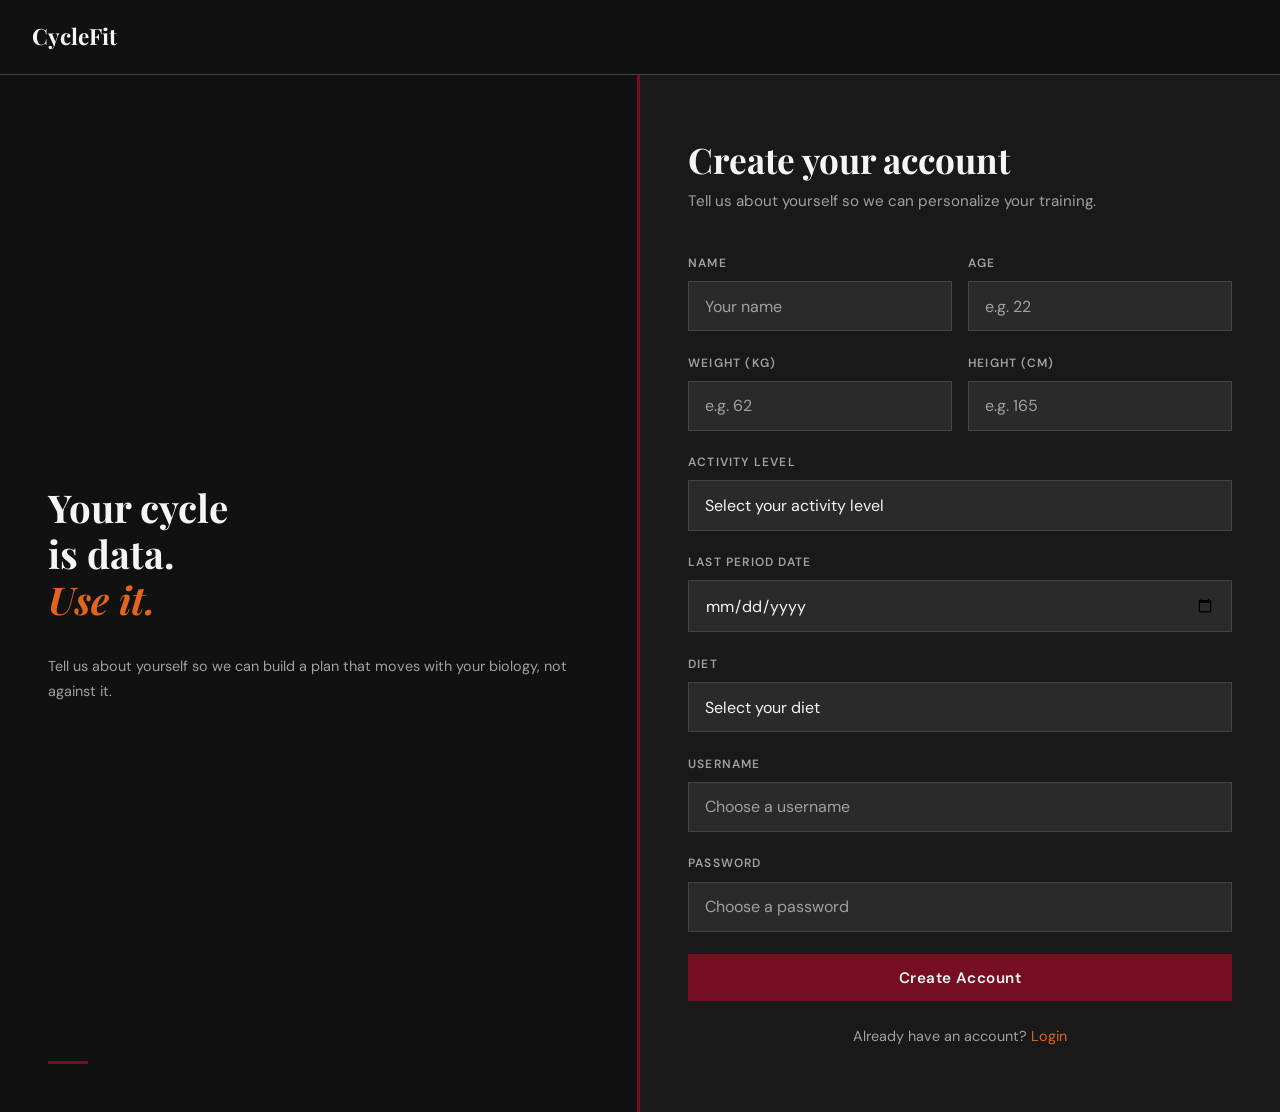
<file: projects/CycleFit/cyclefit_v4/cyclefit/signup.html>
<!DOCTYPE html>
<html lang="en" data-theme="dark">
<head>
  <meta charset="UTF-8">
  <meta name="viewport" content="width=device-width, initial-scale=1.0">
  <title>Sign Up — CycleFit</title>
  <link rel="stylesheet" href="style.css">
  <script src="api.js"></script>
  <style>
    body { min-height: 100vh; display: flex; flex-direction: column; }
    .auth-layout {
      flex: 1;
      display: grid;
      grid-template-columns: 1fr 1fr;
      min-height: calc(100vh - 65px);
    }
    .auth-left {
      background: #111111;
      display: flex;
      flex-direction: column;
      justify-content: center;
      padding: 4rem 3rem;
      border-right: 3px solid var(--accent-red);
      position: relative;
    }
    .auth-left-quote {
      font-family: 'Playfair Display', serif;
      font-size: clamp(1.8rem, 3vw, 2.8rem);
      font-weight: 700;
      line-height: 1.2;
      color: var(--text);
      margin-bottom: 2rem;
    }
    .auth-left-quote em { font-style: italic; color: var(--accent-orange); }
    .auth-left-sub { font-size: 0.9rem; color: var(--subtext); line-height: 1.7; }
    .auth-left-accent {
      position: absolute;
      bottom: 3rem;
      left: 3rem;
      width: 40px;
      height: 3px;
      background: var(--accent-red);
    }
    .auth-right {
      display: flex;
      flex-direction: column;
      justify-content: center;
      padding: 4rem 3rem;
      background: var(--bg);
      overflow-y: auto;
    }
    .auth-right h2 { font-size: 2.2rem; margin-bottom: 0.5rem; }
    .auth-sub { color: var(--subtext); margin-bottom: 2.5rem; font-size: 0.95rem; }
    .form-row { display: grid; grid-template-columns: 1fr 1fr; gap: 1rem; }
    .auth-footer-text { margin-top: 1.5rem; font-size: 0.9rem; color: var(--subtext); text-align: center; }
    .error-msg { color: var(--accent-red); font-size: 0.85rem; margin-bottom: 1rem; display: none; }
    .success-msg { color: var(--accent-green); font-size: 0.85rem; margin-bottom: 1rem; display: none; }
    @media (max-width: 768px) {
      .auth-layout { grid-template-columns: 1fr; }
      .auth-left { display: none; }
      .auth-right { padding: 2rem 1.5rem; }
      .form-row { grid-template-columns: 1fr; }
    }
  </style>
</head>
<body>
  <nav>
    <a href="index.html" class="nav-logo">CycleFit</a>
  </nav>

  <div class="auth-layout">
    <div class="auth-left">
      <p class="auth-left-quote">Your cycle<br>is data.<br><em>Use it.</em></p>
      <p class="auth-left-sub">Tell us about yourself so we can build a plan that moves with your biology, not against it.</p>
      <div class="auth-left-accent"></div>
    </div>

    <div class="auth-right">
      <h2>Create your account</h2>
      <p class="auth-sub">Tell us about yourself so we can personalize your training.</p>

      <div class="error-msg" id="error-msg"></div>
      <div class="success-msg" id="success-msg"></div>

      <div class="form-row">
        <div class="form-group">
          <label class="form-label">Name</label>
          <input class="form-input" type="text" id="name" placeholder="Your name">
        </div>
        <div class="form-group">
          <label class="form-label">Age</label>
          <input class="form-input" type="number" id="age" placeholder="e.g. 22" min="13" max="80">
        </div>
      </div>

      <div class="form-row">
        <div class="form-group">
          <label class="form-label">Weight (kg)</label>
          <input class="form-input" type="number" id="weight" placeholder="e.g. 62" step="0.1">
        </div>
        <div class="form-group">
          <label class="form-label">Height (cm)</label>
          <input class="form-input" type="number" id="height" placeholder="e.g. 165">
        </div>
      </div>

      <div class="form-group">
        <label class="form-label">Activity Level</label>
        <select class="form-select" id="activity">
          <option value="" disabled selected>Select your activity level</option>
          <option value="sedentary">Sedentary</option>
          <option value="light">Light — 1 to 2 days/week</option>
          <option value="moderate">Moderate — 3 to 4 days/week</option>
          <option value="active">Active — 5+ days/week</option>
        </select>
      </div>

      <div class="form-group">
        <label class="form-label">Last Period Date</label>
        <input class="form-input" type="date" id="period">
      </div>

      <div class="form-group">
        <label class="form-label">Diet</label>
        <select class="form-select" id="diet">
          <option value="" disabled selected>Select your diet</option>
          <option value="veg">Vegetarian</option>
          <option value="nonveg">Non-vegetarian</option>
          <option value="vegan">Vegan</option>
        </select>
      </div>

      <div class="form-group">
        <label class="form-label">Username</label>
        <input class="form-input" type="text" id="username" placeholder="Choose a username">
      </div>

      <div class="form-group">
        <label class="form-label">Password</label>
        <input class="form-input" type="password" id="password" placeholder="Choose a password">
      </div>

      <button class="btn btn-primary btn-full" onclick="handleSignup()">Create Account</button>
      <p class="auth-footer-text">Already have an account? <a href="login.html">Login</a></p>
    </div>
  </div>

  <script>
    let isEditMode = false;

    document.addEventListener('DOMContentLoaded', () => {
      const profile = JSON.parse(localStorage.getItem('cf_profile') || '{}');
      if (profile.name) {
        isEditMode = true;
        document.getElementById('name').value = profile.name;
        document.getElementById('age').value = profile.age;
        document.getElementById('weight').value = profile.weight;
        document.getElementById('height').value = profile.height;
        document.getElementById('activity').value = profile.activity;
        document.getElementById('period').value = profile.period;
        document.getElementById('diet').value = profile.diet;
        document.getElementById('username').value = profile.username;
        // Hide password field when editing
        document.getElementById('password').closest('.form-group').style.display = 'none';
        document.querySelector('h2').textContent = 'Edit your profile';
        document.querySelector('.auth-sub').textContent = 'Update your details below.';
        document.querySelector('button').textContent = 'Save Changes';
      }
    });

    async function handleSignup() {
      const name = document.getElementById('name').value.trim();
      const age = document.getElementById('age').value;
      const weight = document.getElementById('weight').value;
      const height = document.getElementById('height').value;
      const activity = document.getElementById('activity').value;
      const period = document.getElementById('period').value;
      const diet = document.getElementById('diet').value;
      const username = document.getElementById('username').value.trim();
      const password = document.getElementById('password').value.trim();

      const errorEl = document.getElementById('error-msg');
      const successEl = document.getElementById('success-msg');

      if (!name || !age || !weight || !height || !activity || !period || !diet || !username) {
        errorEl.textContent = 'Please fill in all fields.';
        errorEl.style.display = 'block';
        return;
      }

      if (!isEditMode && !password) {
        errorEl.textContent = 'Please enter a password.';
        errorEl.style.display = 'block';
        return;
      }

      try {
        if (isEditMode) {
          // Just update localStorage, no new account needed
          const profile = { name, age, weight, height, activity, period, diet, username };
          localStorage.setItem('cf_profile', JSON.stringify(profile));
          successEl.textContent = 'Profile updated! Redirecting...';
          successEl.style.display = 'block';
          errorEl.style.display = 'none';
          setTimeout(() => window.location.href = 'dashboard.html', 800);
        } else {
          const authData = await apiSignup(username, password);
          if (authData.message !== 'Signup successful!') {
            errorEl.textContent = authData.message;
            errorEl.style.display = 'block';
            return;
          }
          const profile = { name, age, weight, height, activity, period, diet, username };
          localStorage.setItem('cf_profile', JSON.stringify(profile));
          localStorage.setItem('cf_user', username);
          successEl.textContent = 'Account created! Redirecting...';
          successEl.style.display = 'block';
          errorEl.style.display = 'none';
          setTimeout(() => window.location.href = 'mood.html', 800);
        }
      } catch (err) {
        errorEl.textContent = 'Cannot connect to server. Make sure the API is running.';
        errorEl.style.display = 'block';
      }
    }
  </script>
</body>
</html>
</file>
<file: projects/CycleFit/cyclefit_v4/cyclefit/style.css>
@import url('https://fonts.googleapis.com/css2?family=Playfair+Display:ital,wght@0,400;0,700;0,900;1,400&family=DM+Sans:wght@300;400;500;600&display=swap');

:root {
  --bg: #191919;
  --bg-card: #222222;
  --bg-nav: #111111;
  --bg-input: #2a2a2a;
  --text: #F5F5F5;
  --subtext: #A0A0A0;
  --border: #444444;
  --accent-red: #750E21;
  --accent-orange: #E3651D;
  --accent-green: #BED754;
}

[data-theme="light"] {
  --bg: #F5F5F5;
  --bg-card: #E8E8E8;
  --bg-nav: #FFFFFF;
  --bg-input: #FFFFFF;
  --text: #191919;
  --subtext: #555555;
  --border: #CCCCCC;
}

[data-theme="warm"] {
  --bg: #1a1208;
  --bg-card: #231808;
  --bg-nav: #110e05;
  --bg-input: #2a1f0e;
  --text: #E8D5B0;
  --subtext: #A08060;
  --border: #4a3820;
}

* {
  margin: 0;
  padding: 0;
  box-sizing: border-box;
  border-radius: 0 !important;
}

body {
  background-color: var(--bg);
  color: var(--text);
  font-family: 'DM Sans', sans-serif;
  font-size: 16px;
  line-height: 1.6;
  transition: background-color 0.3s ease, color 0.3s ease;
}

h1, h2, h3, h4 {
  font-family: 'Playfair Display', serif;
  line-height: 1.2;
}

a {
  color: var(--accent-orange);
  text-decoration: none;
}

a:hover {
  text-decoration: underline;
}

/* NAV */
nav {
  background: var(--bg-nav);
  padding: 1.2rem 2rem;
  display: flex;
  align-items: center;
  justify-content: space-between;
  border-bottom: 1px solid var(--border);
  position: sticky;
  top: 0;
  z-index: 100;
}

.nav-logo {
  font-family: 'Playfair Display', serif;
  font-size: 1.4rem;
  color: var(--text);
  font-weight: 700;
  text-decoration: none;
}

.nav-icon {
  background: none;
  border: none;
  color: var(--text);
  font-size: 1.2rem;
  cursor: pointer;
  padding: 0.4rem;
  transition: color 0.2s ease;
}

.nav-icon:hover {
  color: var(--accent-orange);
}

/* BUTTONS */
.btn {
  display: inline-block;
  padding: 0.85rem 2rem;
  font-family: 'DM Sans', sans-serif;
  font-size: 0.95rem;
  font-weight: 600;
  cursor: pointer;
  border: none;
  transition: transform 0.2s ease, background-color 0.2s ease;
  letter-spacing: 0.03em;
  text-decoration: none;
}

.btn:hover {
  transform: translateY(-3px);
  text-decoration: none;
}

.btn-primary {
  background: var(--accent-red);
  color: #F5F5F5;
}

.btn-primary:hover {
  background: #8a1027;
}

.btn-outline {
  background: transparent;
  color: var(--text);
  border: 1.5px solid var(--text);
}

.btn-outline:hover {
  border-color: var(--accent-orange);
  color: var(--accent-orange);
}

.btn-full {
  width: 100%;
  text-align: center;
}

/* CARDS */
.card {
  background: var(--bg-card);
  border-left: 3px solid var(--accent-red);
  padding: 1.8rem;
  transition: transform 0.2s ease;
}

.card:hover {
  transform: translateY(-3px);
}

.card-label {
  font-size: 0.75rem;
  font-weight: 600;
  letter-spacing: 0.1em;
  color: var(--subtext);
  text-transform: uppercase;
  margin-bottom: 0.6rem;
}

/* FORMS */
.form-group {
  margin-bottom: 1.4rem;
}

.form-label {
  display: block;
  font-size: 0.75rem;
  font-weight: 600;
  letter-spacing: 0.1em;
  color: var(--subtext);
  text-transform: uppercase;
  margin-bottom: 0.5rem;
}

.form-input,
.form-select {
  width: 100%;
  padding: 0.85rem 1rem;
  background: var(--bg-input);
  border: 1.5px solid var(--border);
  color: var(--text);
  font-family: 'DM Sans', sans-serif;
  font-size: 1rem;
  transition: border-color 0.2s ease;
  appearance: none;
  -webkit-appearance: none;
}

.form-input:focus,
.form-select:focus {
  outline: none;
  border-color: var(--accent-orange);
}

.form-input::placeholder {
  color: var(--subtext);
}

/* DIVIDER */
.divider {
  border: none;
  border-top: 1px solid var(--border);
  margin: 2rem 0;
}

/* CONTAINER */
.container {
  max-width: 1100px;
  margin: 0 auto;
  padding: 0 2rem;
}

/* SECTION */
.section {
  padding: 5rem 0;
}

.section-label {
  font-size: 0.75rem;
  font-weight: 600;
  letter-spacing: 0.15em;
  color: var(--accent-orange);
  text-transform: uppercase;
  margin-bottom: 1rem;
}
</file>
